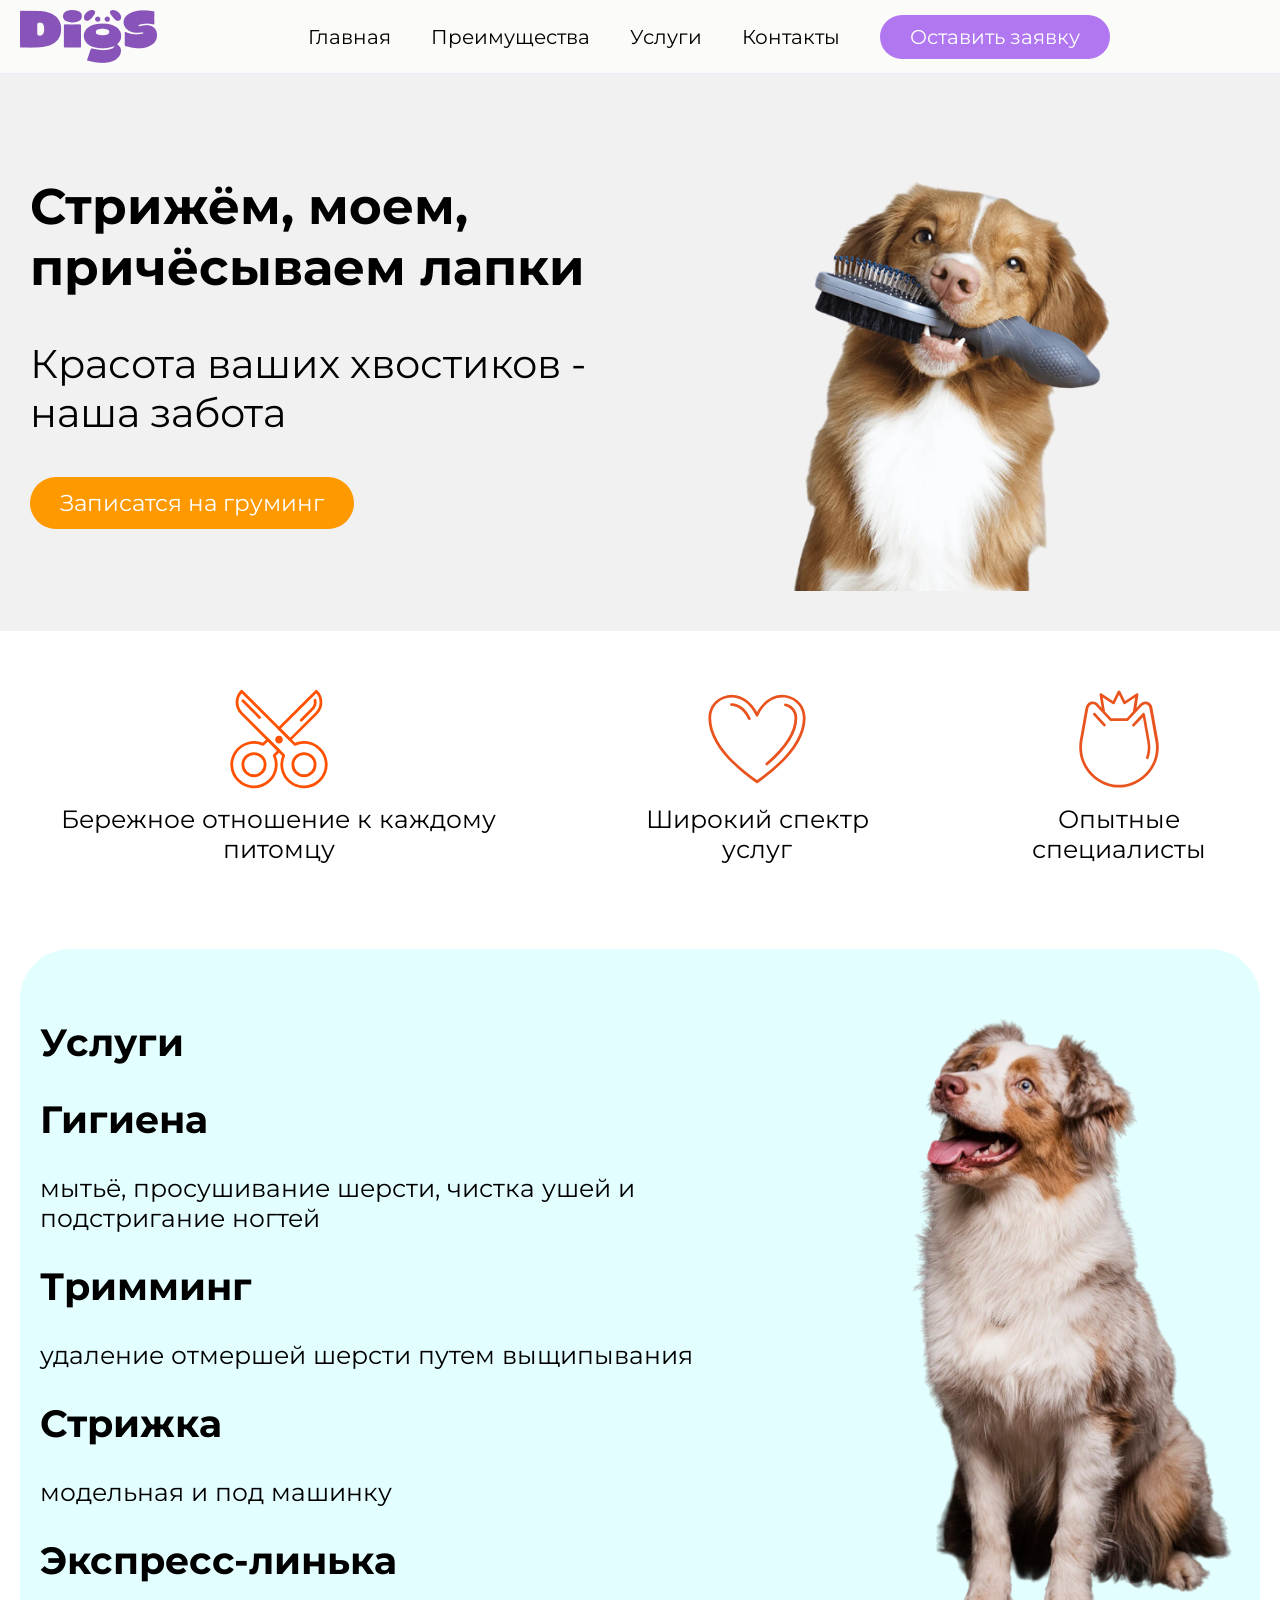
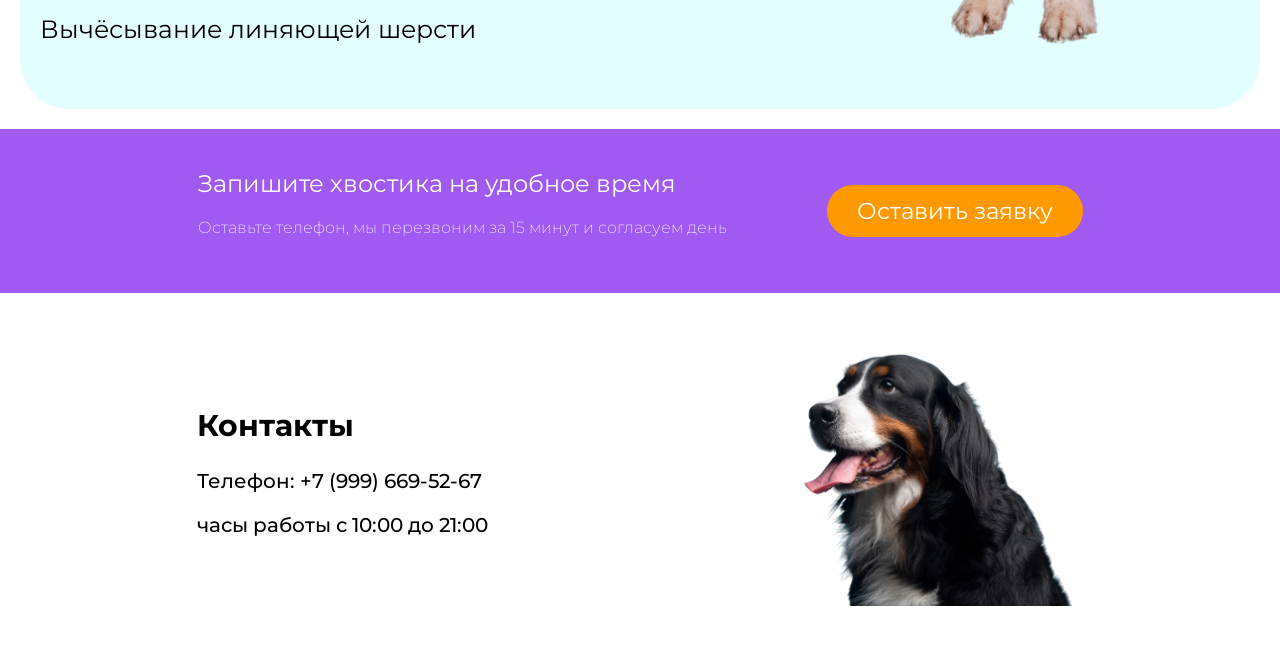
<file: index.html>
<!DOCTYPE html>

<html lang="en">

<head>
    <meta charset="UTF-8">
    <meta name="viewport" content="width=device-width, initial-scale=1.0">
    <title>Digs</title>
    <link rel="stylesheet" href="newstyle.css">
</head>

<body>

    <nav>
        <img src="Логотип.png">

        <div class="nav-container">

        <ul>
            <li><a href="#first">Главная</a></li>
            <li><a href="#second">Преимущества</a></li>
            <li><a href="#third">Услуги</a></li>
            <li><a href="#four">Контакты</a></li>
        </ul>
    
        <a class="orderbutton" href="https://yandex.ru/games/">Оставить заявку</a>
    
    </div>    

    </nav>

    <section ID="first" class="main">
        <div>
        <h1>Стрижём, моем, причёсываем лапки</h1>
        <p>Красота ваших хвостиков - наша забота</p>
        <a class="order" href="https://hackertyper.net/#">Записатся на груминг</a>
        </div>
        <img class="main-dog" src="grum_banner_head_1_1.png-Photoroom 1.png">
    </section>



    <br id="second">
    <section class="adv">
            <div>
                <img class="heart" src="_ (1).svg">
                <p>Бережное отношение к каждому питомцу</p>
         </div>

            <div>
                <img src="_.svg">
                <p>Широкий спектр услуг</p>
            </div>

            <div>    
              <img class="cat" src="photo.svg">
                <p>Опытные специалисты</p>
        </div>
    </section>

    <section id="third" class="YSLYGI">


    <div>
        <h1>Услуги</h1>

        <div>
            <h2>Гигиена</h2>
            <p>мытьё, просушивание шерсти, чистка ушей и подстригание ногтей</p>
        </div>

        <div>
            <h2>Тримминг</h2>
            <p>удаление отмершей шерсти путем выщипывания</p>
        </div>

        <div>
            <h2>Стрижка</h2>
            <p>модельная и под машинку</p>
        </div>

        <div>
            <h2>Экспресс-линька</h2>
            <p>Вычёсывание линяющей шерсти</p>
        </div>
    </div>

    <img class="main-dog2" src="front-view-cute-dog-sitting 2.png">

    </section>

    <section class="footer">
        <div>
            <h2>Запишите хвостика на удобное время </h2>
            <p>Оставьте телефон,  мы перезвоним за 15 минут и согласуем день</p>
        </div>
        <a class="order" href="https://yandex.ru/games/">Оставить заявку</a>
    </section>





    <section id="four" class="Platon">
        <div>
    <h2>Контакты</h2>
    <p>Телефон: +7 (999) 669-52-67</p>
    <p>часы работы с 10:00 до 21:00</p>
        </div>
        <img class="main-dog3" src="beautiful-pet-portrait-dog.png">
    </section>



</body>

</html>
</file>
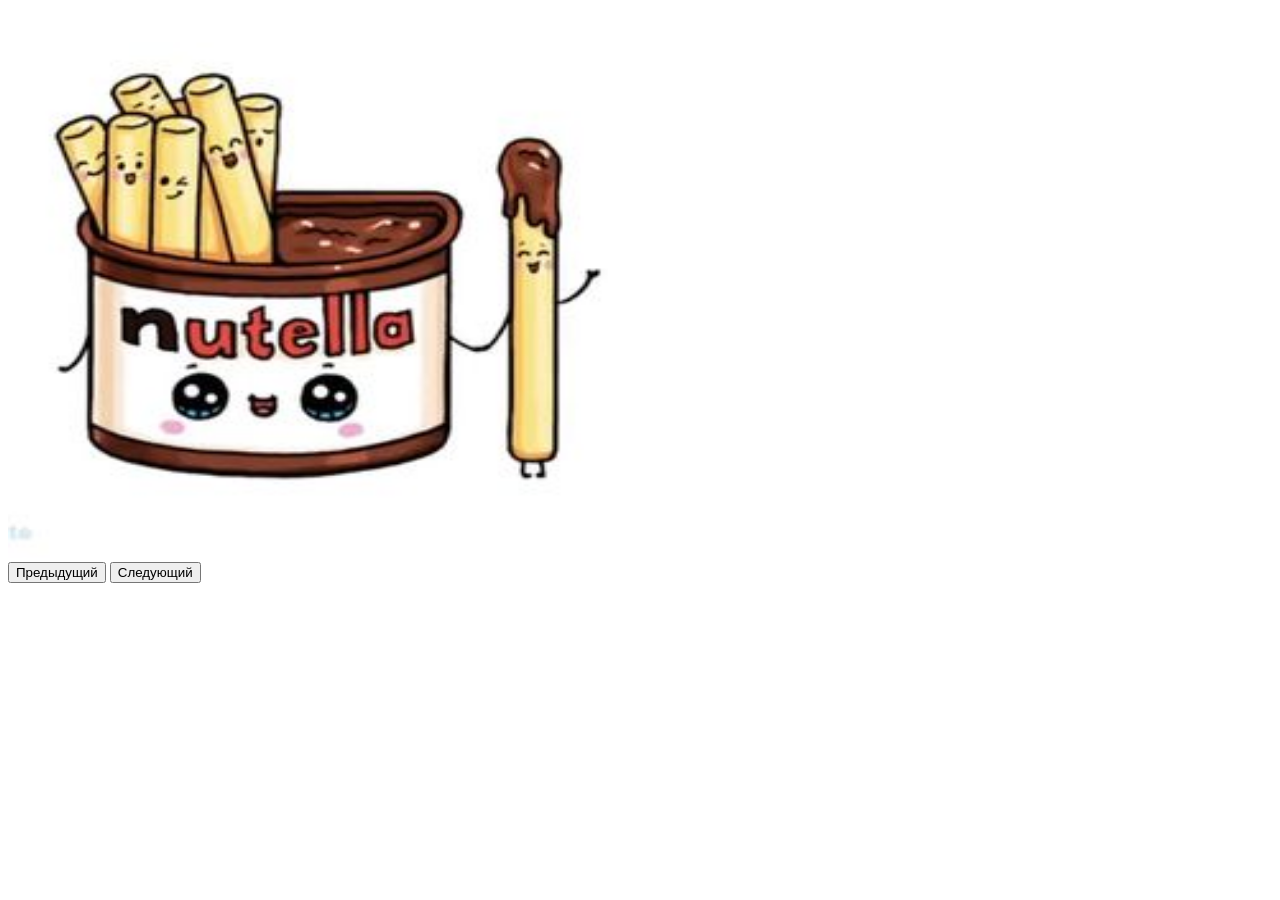
<file: index1.html>
<!DOCTYPE html>
<html lang="en">
<head>
    <meta charset="UTF-8">
    <meta name="viewport" content="width=device-width, initial-scale=1.0">
    <title>Platon</title>
</head>
<body>
    <div>
        <img id="Image" src="" width="600" height="550">
        <div id="capiton"></div>
        <button id="prev">Предыдущий</button>
        <button id="next">Следующий</button>
    </div>

    <script>
        const images=[
            "1.jpg",
            "2.jpg",
            "3.jpg"
        ]
        let current = 0;

        const img = document.getElementById("Image")
        const prev = document.getElementById("prev")
        const next = document.getElementById("next")

        
        function showImage(i) {
            if (i < 0) i = images.length - 1;
            if (i >= images.length) i = 0;
            current = i;
            img.src = images[current];
        }
        prev.onclick = () => showImage(current - 1);
        next.onclick = () => showImage(current + 1);
        showImage(current);
    </script>


</body>
</html>
</file>
<file: newstyle.css>
@import url('https://fonts.googleapis.com/css2?family=Montserrat:ital,wght@0,100..900;1,100..900&display=swap');

* {
    box-sizing: border-box;
}

body {
    margin: 0;
    padding: 0;
    overflow-x: hidden;
}

ul {
    list-style: none;
    display: flex;
    gap: 40px;
    justify-content: space-between;
    align-items: center;
    margin: 0;
    padding: 0;
}

nav {
    display: flex;
    padding: 10px 20px;
    position: sticky;
    top: 0px;
    background: rgba(250, 250, 248, 0.8);
    backdrop-filter: blur(12px);
    border-bottom: 1px solid rgba(116, 23, 229, 0.08);
    z-index: 1000;
    align-items: center;
    justify-content: space-between;
}

.nav-container {
    display: flex;
    justify-content: center;
    align-items: center;
    gap: 40px;
    flex-grow: 1;
}

.orderbutton {
    background-color: rgb(176, 119, 241);
    border-radius: 30px;
    text-decoration: none;
    color: white;
    padding: 10px 30px;
    font-size: 20px;
    font-family: 'Montserrat';
    white-space: nowrap;
}

li {
    font-size: 20px;
    font-family: 'Montserrat';
}

.main-dog {
    width: 50%;
    max-width: 100%;
    height: auto;
}

.main {
    display: flex;
    align-items: center;
    justify-content: center;
    font-size: 25px;
    font-family: 'Montserrat';
    background-color: rgb(241, 241, 241);
    padding: 40px 20px;
}

.order {
    text-decoration: none;
    background-color: rgb(255, 153, 0);
    border-radius: 50px;
    color: white;
    padding: 12px 30px;
    font-size: 23px;
    font-family: 'Montserrat';
    display: inline-block;
}

.main h1 {
    max-width: 600px;
    font-size: 50px;
    margin-top: 0;
}

.main p {
    max-width: 600px;
    font-size: 40px;
}

.YSLYGI {
    font-size: 25px;
    font-family: Montserrat;
    display: flex;
    justify-content: center;
    gap: 100px;
    background-color: rgba(172, 252, 255, 0.342);
    border-radius: 50px;
    padding: 40px 20px;
    margin: 20px;
}

.main-dog2 {
    width: 350px;
    max-width: 100%;
    height: auto;
    object-fit: contain;
}

.footer {
    background-color: rgb(160, 89, 241);
    display: flex;
    justify-content: center;
    align-items: center;
    gap: 100px;
    font-family: Montserrat;
    color: white;
    padding: 40px 20px;
}

.footer h2 {
    font-weight: 400;
    margin-top: 0;
}

.footer p {
    font-weight: 200;
}

.main-dog3 {
    width: 40%;
    max-width: 100%;
    height: auto;
    transform: scaleX(-1);
}

.Platon {
    display: flex;
    gap: 100px;
    justify-content: center;
    align-items: center;
    font-weight: 500;
    font-family: Montserrat;
    font-size: 20px;
    padding: 40px 20px;
}

.adv img {
    width: 100px;
    height: auto;
}

.adv {
    display: flex;
    justify-content: center;
    gap: 80px;
    padding: 40px 20px;
}

.adv div {
    display: flex;
    flex-direction: column;
    align-items: center;
    text-align: center;
}

.adv p {
    font-size: 25px;
    font-family: Montserrat;
    margin-top: 15px;
}

a {
    text-decoration: none;
    color: black;
}

@media (max-width: 1024px) {
    .nav-container {
        gap: 20px;
    }
    ul {
        gap: 20px;
    }
    li, .orderbutton {
        font-size: 16px;
    }
    .main h1 {
        font-size: 36px;
    }
    .main p {
        font-size: 28px;
    }
    .main {
        gap: 20px;
    }
    .adv {
        gap: 40px;
    }
    .adv p {
        font-size: 20px;
    }
    .YSLYGI {
        gap: 40px;
        font-size: 20px;
    }
    .main-dog2 {
        width: 250px;
    }
    .footer {
        gap: 50px;
    }
    .Platon {
        gap: 50px;
    }
}

@media (max-width: 768px) {
    nav {
        flex-direction: column;
        gap: 15px;
        padding: 15px;
    }
    .nav-container {
        flex-direction: column;
        gap: 15px;
        width: 100%;
    }
    ul {
        flex-wrap: wrap;
        justify-content: center;
        gap: 15px;
    }
    .main {
        flex-direction: column-reverse;
        text-align: center;
    }
    .main-dog {
        width: 80%;
        margin-bottom: 20px;
    }
    .main h1, .main p {
        width: 100%;
    }
    .adv {
        flex-direction: column;
        gap: 30px;
    }
    .YSLYGI {
        flex-direction: column;
        border-radius: 20px;
        text-align: center;
    }
    .main-dog2 {
        margin: 0 auto;
        width: 200px;
    }
    .footer {
        flex-direction: column;
        text-align: center;
        gap: 30px;
    }
    .Platon {
        flex-direction: column-reverse;
        text-align: center;
        gap: 30px;
    }
    .main-dog3 {
        width: 60%;
    }
}

@media (max-width: 480px) {
    .main h1 {
        font-size: 28px;
    }
    .main p {
        font-size: 20px;
    }
    .order {
        font-size: 18px;
        padding: 10px 20px;
    }
    .adv p {
        font-size: 18px;
    }
    .YSLYGI {
        font-size: 18px;
        margin: 10px;
    }
    .footer h2 {
        font-size: 22px;
    }
    .main-dog3 {
        width: 80%;
    }
}
</file>
